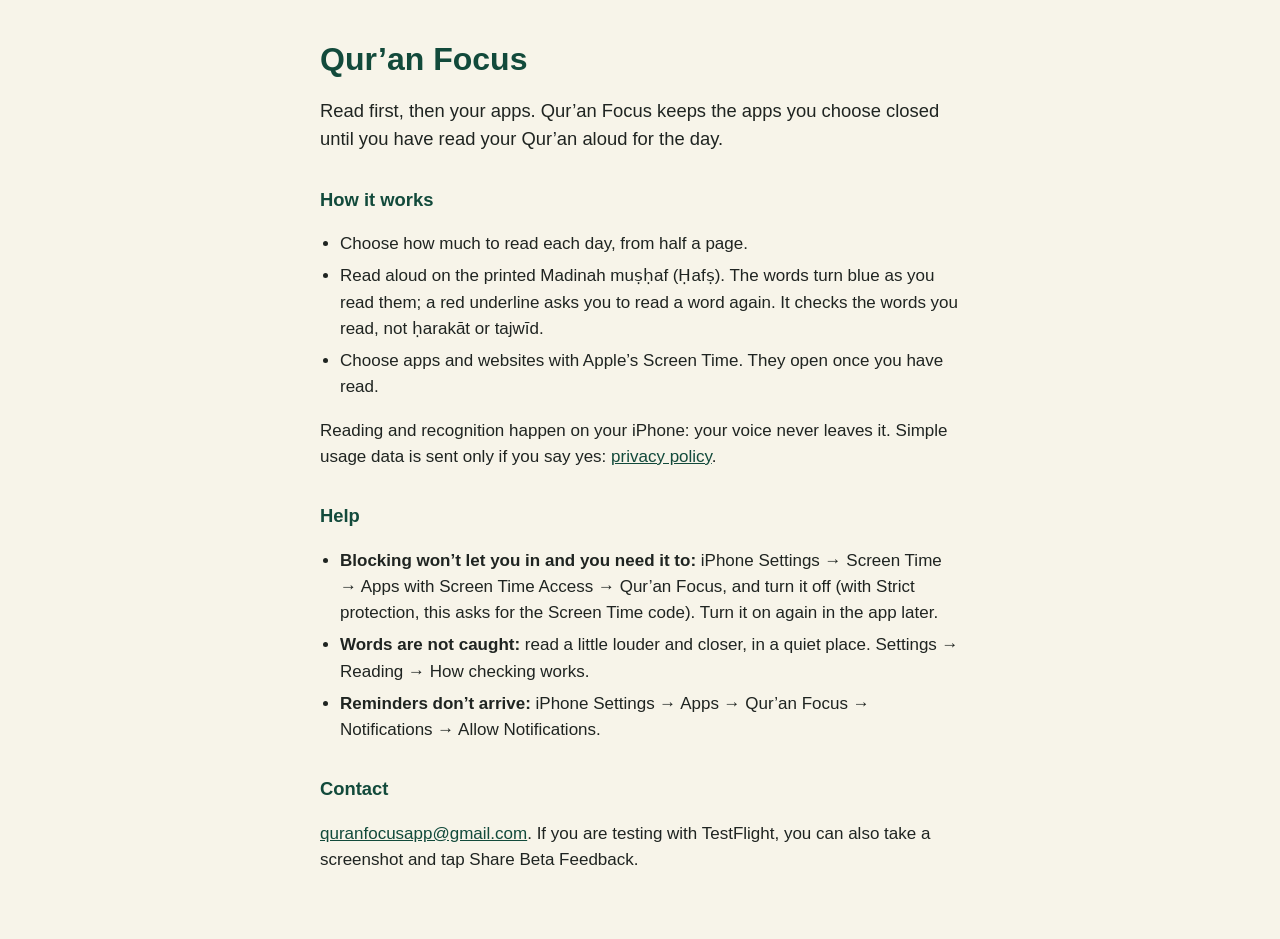
<file: index.html>
<!doctype html>
<html lang="en">
<head>
<meta charset="utf-8">
<meta name="viewport" content="width=device-width, initial-scale=1">
<title>Qur’an Focus</title>
<link rel="stylesheet" href="style.css">
</head>
<body>
<main>
<h1>Qur’an Focus</h1>
<p class="lede">Read first, then your apps. Qur’an Focus keeps the apps you choose closed until you have read your
Qur’an aloud for the day.</p>

<h2>How it works</h2>
<ul>
<li>Choose how much to read each day, from half a page.</li>
<li>Read aloud on the printed Madinah muṣḥaf (Ḥafṣ). The words turn blue as you read them; a red underline asks you to read a
word again. It checks the words you read, not ḥarakāt or tajwīd.</li>
<li>Choose apps and websites with Apple’s Screen Time. They open once you have read.</li>
</ul>
<p>Reading and recognition happen on your iPhone: your voice never leaves it. Simple usage data is sent only if you say yes:
<a href="privacy/">privacy policy</a>.</p>

<h2>Help</h2>
<ul>
<li><strong>Blocking won’t let you in and you need it to:</strong> iPhone Settings → Screen Time → Apps with Screen Time
Access → Qur’an Focus, and turn it off (with Strict protection, this asks for the Screen Time code). Turn it on again
in the app later.</li>
<li><strong>Words are not caught:</strong> read a little louder and closer, in a quiet place. Settings → Reading →
How checking works.</li>
<li><strong>Reminders don’t arrive:</strong> iPhone Settings → Apps → Qur’an Focus → Notifications → Allow
Notifications.</li>
</ul>

<h2>Contact</h2>
<p><a href="mailto:quranfocusapp@gmail.com">quranfocusapp@gmail.com</a>. If you are testing with TestFlight, you
can also take a screenshot and tap Share Beta Feedback.</p>
</main>
</body>
</html>
</file>
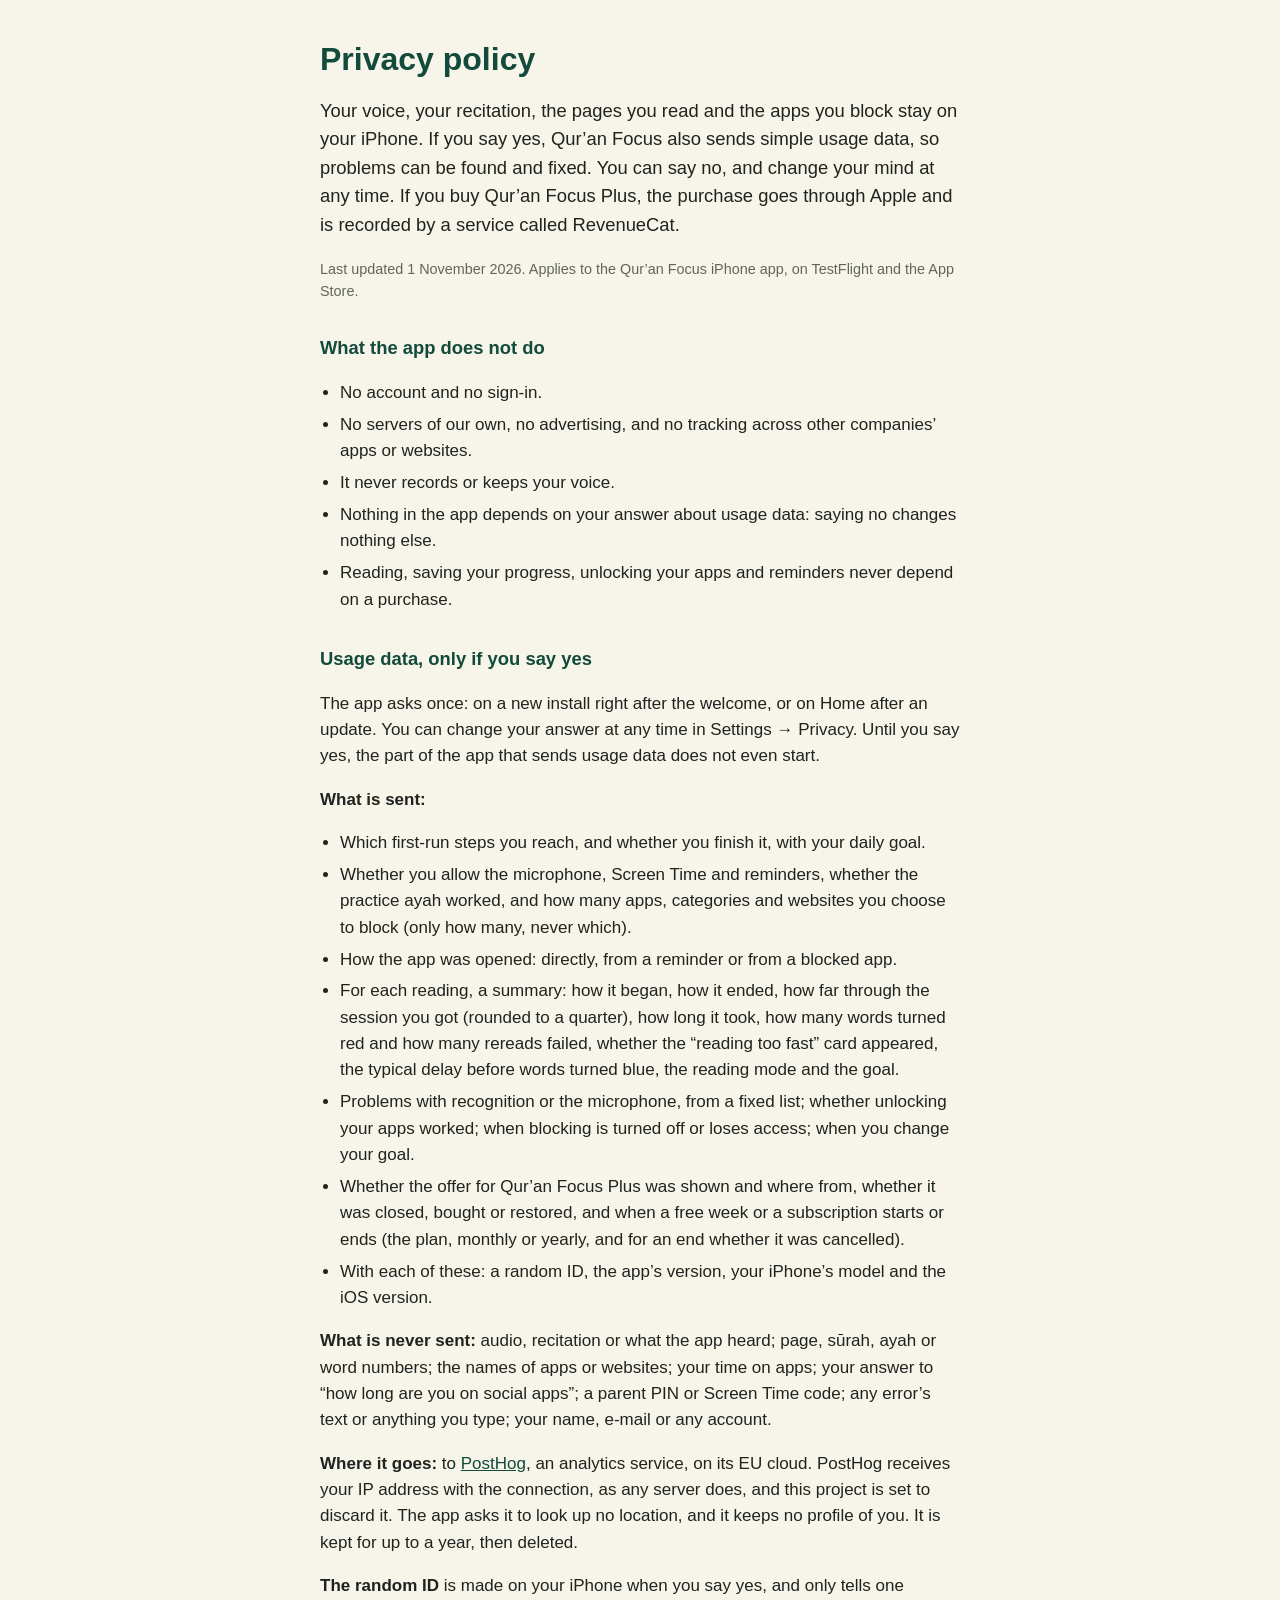
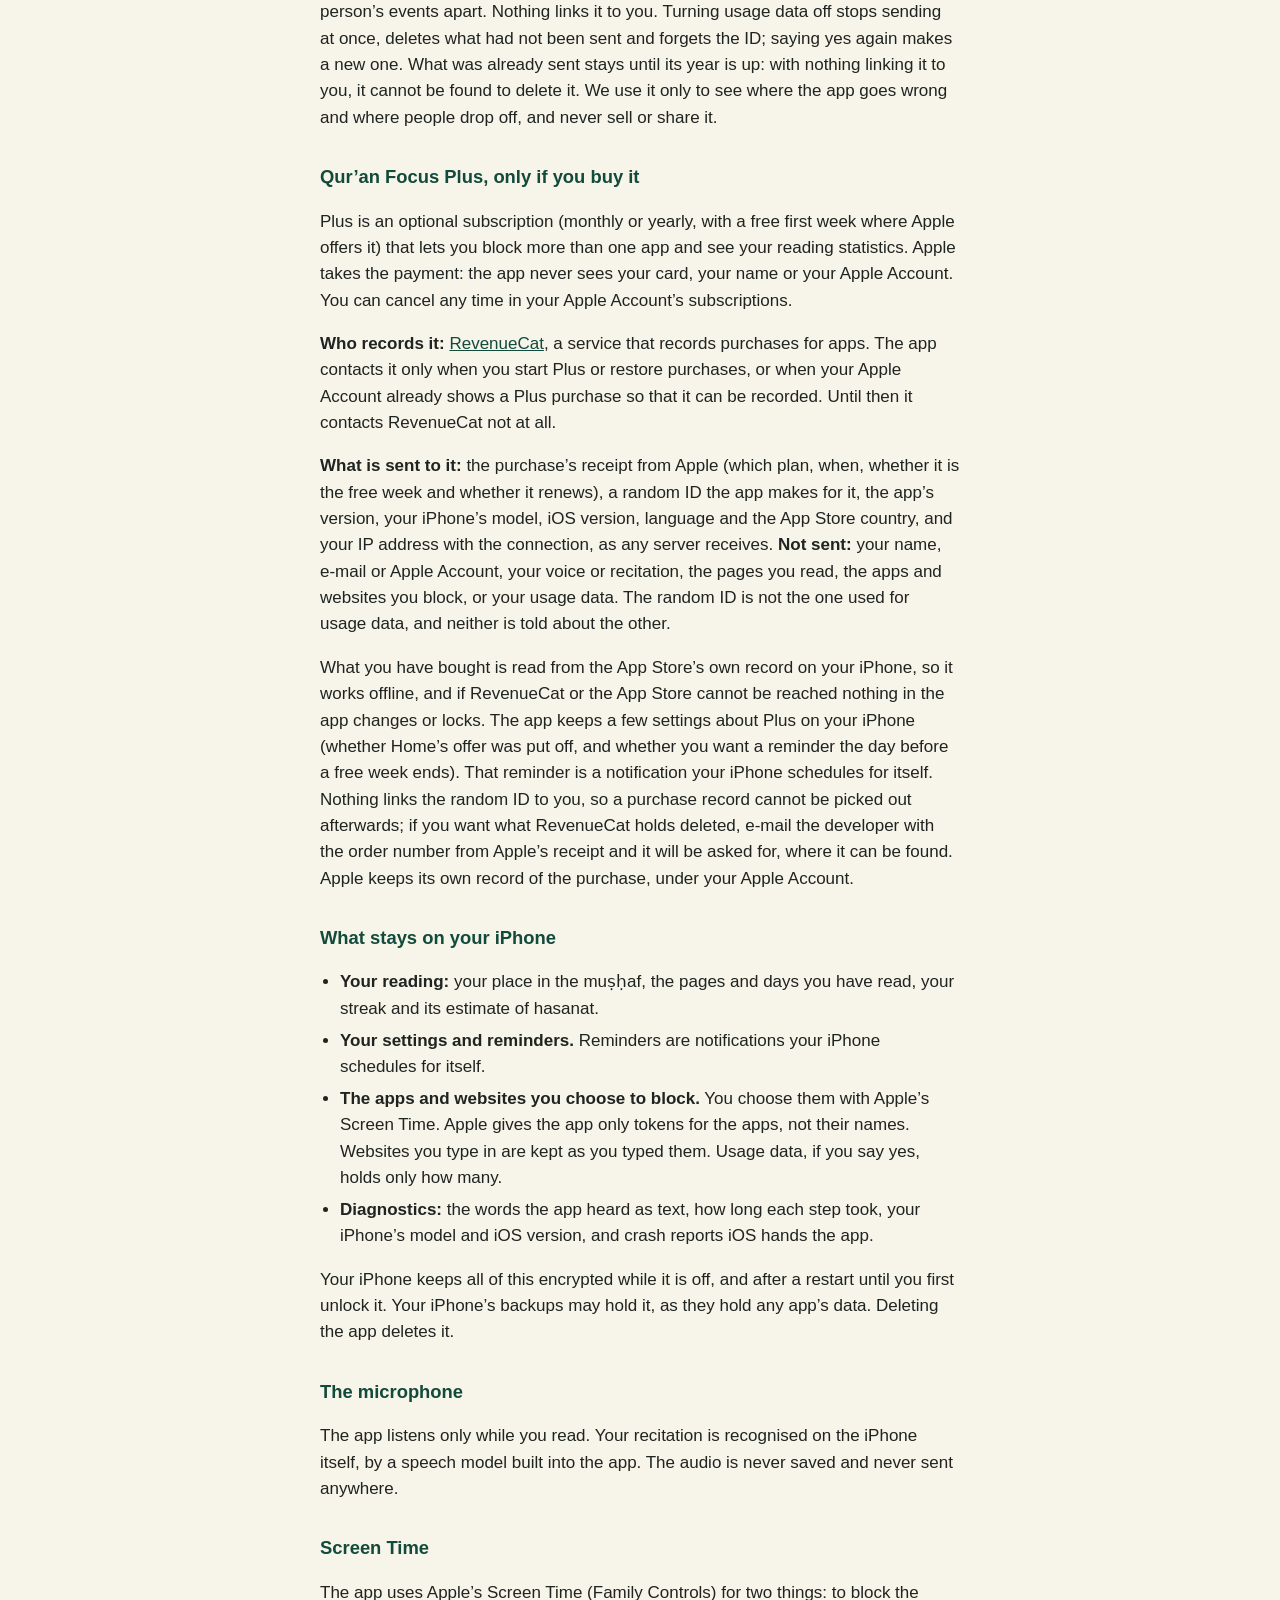
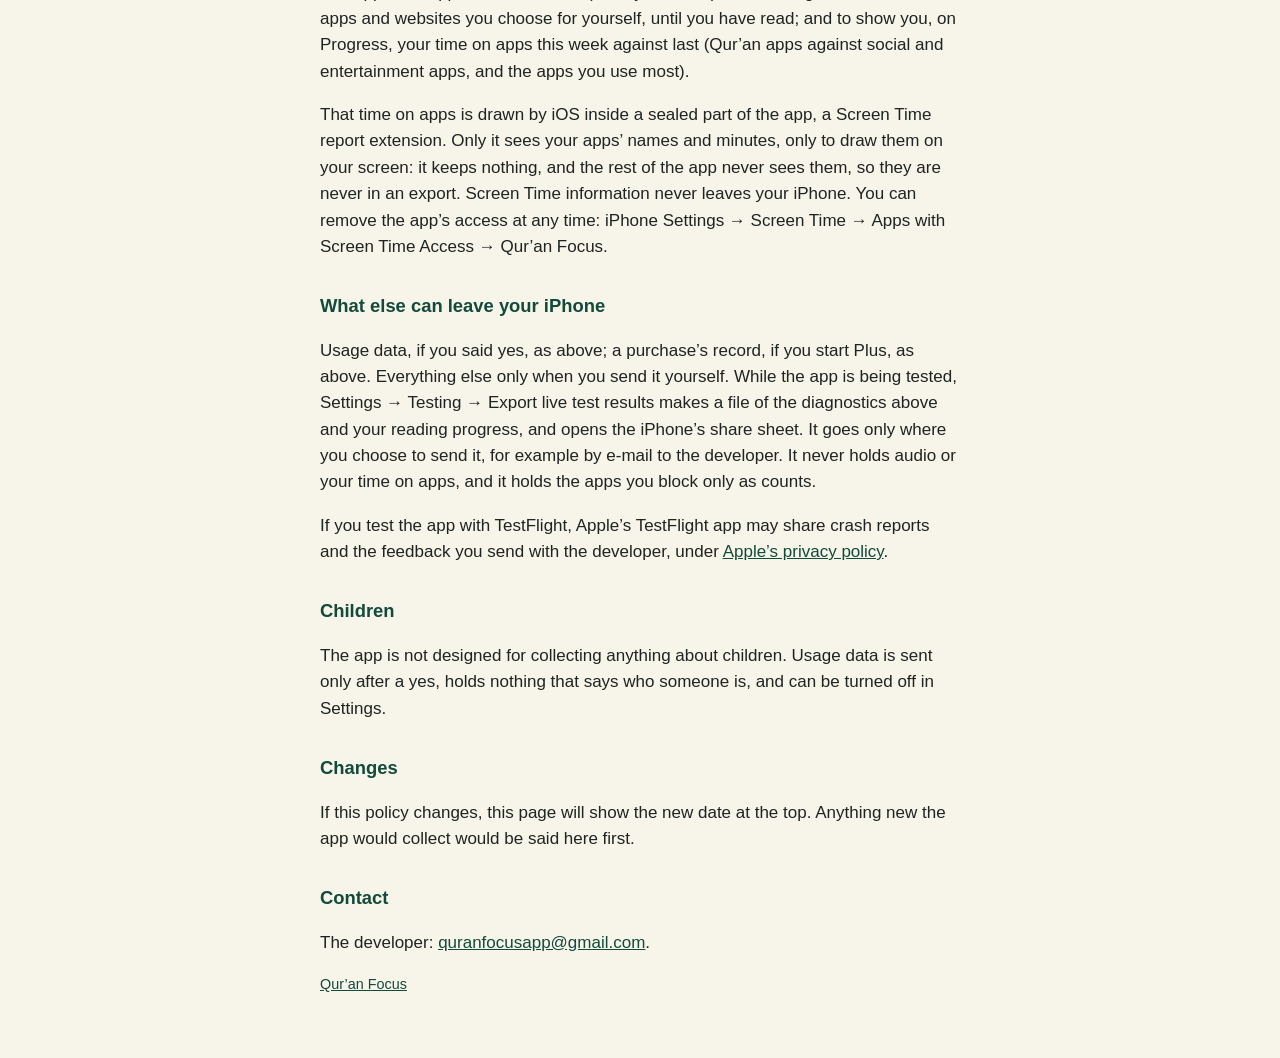
<file: privacy/index.html>
<!doctype html>
<html lang="en">
<head>
<meta charset="utf-8">
<meta name="viewport" content="width=device-width, initial-scale=1">
<title>Qur’an Focus · Privacy policy</title>
<link rel="stylesheet" href="../style.css">
</head>
<body>
<main>
<h1>Privacy policy</h1>
<p class="lede">Your voice, your recitation, the pages you read and the apps you block stay on your iPhone. If you say yes,
Qur’an Focus also sends simple usage data, so problems can be found and fixed. You can say no, and change your mind at any
time. If you buy Qur’an Focus Plus, the purchase goes through Apple and is recorded by a service called RevenueCat.</p>
<p class="small">Last updated 1 November 2026. Applies to the Qur’an Focus iPhone app, on TestFlight and the App Store.</p>

<h2>What the app does not do</h2>
<ul>
<li>No account and no sign-in.</li>
<li>No servers of our own, no advertising, and no tracking across other companies’ apps or websites.</li>
<li>It never records or keeps your voice.</li>
<li>Nothing in the app depends on your answer about usage data: saying no changes nothing else.</li>
<li>Reading, saving your progress, unlocking your apps and reminders never depend on a purchase.</li>
</ul>

<h2>Usage data, only if you say yes</h2>
<p>The app asks once: on a new install right after the welcome, or on Home after an update. You can change your answer at
any time in Settings → Privacy. Until you say yes, the part of the app that sends usage data does not even start.</p>
<p><strong>What is sent:</strong></p>
<ul>
<li>Which first-run steps you reach, and whether you finish it, with your daily goal.</li>
<li>Whether you allow the microphone, Screen Time and reminders, whether the practice ayah worked, and how many apps,
categories and websites you choose to block (only how many, never which).</li>
<li>How the app was opened: directly, from a reminder or from a blocked app.</li>
<li>For each reading, a summary: how it began, how it ended, how far through the session you got (rounded to a quarter), how
long it took, how many words turned red and how many rereads failed, whether the “reading too fast” card appeared, the
typical delay before words turned blue, the reading mode and the goal.</li>
<li>Problems with recognition or the microphone, from a fixed list; whether unlocking your apps worked; when blocking is
turned off or loses access; when you change your goal.</li>
<li>Whether the offer for Qur’an Focus Plus was shown and where from, whether it was closed, bought or restored, and when a
free week or a subscription starts or ends (the plan, monthly or yearly, and for an end whether it was cancelled).</li>
<li>With each of these: a random ID, the app’s version, your iPhone’s model and the iOS version.</li>
</ul>
<p><strong>What is never sent:</strong> audio, recitation or what the app heard; page, sūrah, ayah or word numbers; the names
of apps or websites; your time on apps; your answer to “how long are you on social apps”; a parent PIN or Screen Time code;
any error’s text or anything you type; your name, e-mail or any account.</p>
<p><strong>Where it goes:</strong> to <a href="https://posthog.com/privacy">PostHog</a>, an analytics service, on its EU
cloud. PostHog receives your IP address with the connection, as any server does, and this project is set to discard it. The
app asks it to look up no location, and it keeps no profile of you. It is kept for up to a year, then deleted.</p>
<p><strong>The random ID</strong> is made on your iPhone when you say yes, and only tells one person’s events apart. Nothing
links it to you. Turning usage data off stops sending at once, deletes what had not been sent and forgets the ID; saying yes
again makes a new one. What was already sent stays until its year is up: with nothing linking it to you, it cannot be found
to delete it. We use it only to see where the app goes wrong and where people drop off, and never sell or share it.</p>

<h2>Qur’an Focus Plus, only if you buy it</h2>
<p>Plus is an optional subscription (monthly or yearly, with a free first week where Apple offers it) that lets you block
more than one app and see your reading statistics. Apple takes the payment: the app never sees your card, your name or your
Apple Account. You can cancel any time in your Apple Account’s subscriptions.</p>
<p><strong>Who records it:</strong> <a href="https://www.revenuecat.com/privacy">RevenueCat</a>, a service that records
purchases for apps. The app contacts it only when you start Plus or restore purchases, or when your Apple Account already
shows a Plus purchase so that it can be recorded. Until then it contacts RevenueCat not at all.</p>
<p><strong>What is sent to it:</strong> the purchase’s receipt from Apple (which plan, when, whether it is the free week and
whether it renews), a random ID the app makes for it, the app’s version, your iPhone’s model, iOS version, language and the App
Store country, and your IP address with the connection, as any server receives. <strong>Not sent:</strong> your name, e-mail
or Apple Account, your voice or recitation, the pages you read, the apps and websites you block, or your usage data. The
random ID is not the one used for usage data, and neither is told about the other.</p>
<p>What you have bought is read from the App Store’s own record on your iPhone, so it works offline, and if RevenueCat or the
App Store cannot be reached nothing in the app changes or locks. The app keeps a few settings about Plus on your iPhone (whether
Home’s offer was put off, and whether you want a reminder the day before a free week ends). That reminder is a notification
your iPhone schedules for itself. Nothing links the random ID to you, so a purchase record cannot be picked out afterwards;
if you want what RevenueCat holds deleted, e-mail the developer with the order number from Apple’s receipt and it will be
asked for, where it can be found. Apple keeps its own record of the purchase, under your Apple Account.</p>

<h2>What stays on your iPhone</h2>
<ul>
<li><strong>Your reading:</strong> your place in the muṣḥaf, the pages and days you have read, your streak and its
estimate of hasanat.</li>
<li><strong>Your settings and reminders.</strong> Reminders are notifications your iPhone schedules for itself.</li>
<li><strong>The apps and websites you choose to block.</strong> You choose them with Apple’s Screen Time. Apple gives
the app only tokens for the apps, not their names. Websites you type in are kept as you typed them. Usage data, if you say
yes, holds only how many.</li>
<li><strong>Diagnostics:</strong> the words the app heard as text, how long each step took, your iPhone’s model and iOS
version, and crash reports iOS hands the app.</li>
</ul>
<p>Your iPhone keeps all of this encrypted while it is off, and after a restart until you first unlock it. Your
iPhone’s backups may hold it, as they hold any app’s data. Deleting the app deletes it.</p>

<h2>The microphone</h2>
<p>The app listens only while you read. Your recitation is recognised on the iPhone itself, by a speech model built into
the app. The audio is never saved and never sent anywhere.</p>

<h2>Screen Time</h2>
<p>The app uses Apple’s Screen Time (Family Controls) for two things: to block the apps and websites you choose for
yourself, until you have read; and to show you, on Progress, your time on apps this week against last (Qur’an apps
against social and entertainment apps, and the apps you use most).</p>
<p>That time on apps is drawn by iOS inside a sealed part of the app, a Screen Time report extension. Only it sees your
apps’ names and minutes, only to draw them on your screen: it keeps nothing, and the rest of the app never sees them, so
they are never in an export. Screen Time information never leaves your iPhone. You can remove the app’s access at any
time: iPhone Settings → Screen Time → Apps with Screen Time Access → Qur’an Focus.</p>

<h2>What else can leave your iPhone</h2>
<p>Usage data, if you said yes, as above; a purchase’s record, if you start Plus, as above. Everything else only when you send it yourself. While the app is being tested, Settings → Testing → Export live test results makes a
file of the diagnostics above and your reading progress, and opens the iPhone’s share sheet. It goes only where you
choose to send it, for example by e-mail to the developer. It never holds audio or your time on apps, and it holds the
apps you block only as counts.</p>
<p>If you test the app with TestFlight, Apple’s TestFlight app may share crash reports and the feedback you send with
the developer, under <a href="https://www.apple.com/legal/privacy/">Apple’s privacy policy</a>.</p>

<h2>Children</h2>
<p>The app is not designed for collecting anything about children. Usage data is sent only after a yes, holds nothing that
says who someone is, and can be turned off in Settings.</p>

<h2>Changes</h2>
<p>If this policy changes, this page will show the new date at the top. Anything new the app would collect would be said
here first.</p>

<h2>Contact</h2>
<p>The developer: <a href="mailto:quranfocusapp@gmail.com">quranfocusapp@gmail.com</a>.</p>
<p class="small"><a href="../">Qur’an Focus</a></p>
</main>
</body>
</html>
</file>
<file: style.css>
/* The app's own colours (Sources/Design/Theme.swift): green, cream, ink. */
:root { --green: #124a3b; --cream: #f7f4e9; --ink: #1f2421; --secondary: #61655e; }
body { margin: 0; background: var(--cream); color: var(--ink);
  font: 17px/1.55 -apple-system, BlinkMacSystemFont, "Helvetica Neue", Arial, sans-serif; }
main { max-width: 40rem; margin: 0 auto; padding: 2.5rem 1.25rem 3rem; }
h1 { color: var(--green); font-size: 2rem; line-height: 1.2; margin: 0 0 .75rem; }
h2 { color: var(--green); font-size: 1.15rem; margin: 2rem 0 .5rem; }
.lede { font-size: 1.15rem; }
.small { color: var(--secondary); font-size: .9rem; }
a { color: var(--green); }
ul { padding-left: 1.25rem; }
li { margin: .35rem 0; }
</file>
